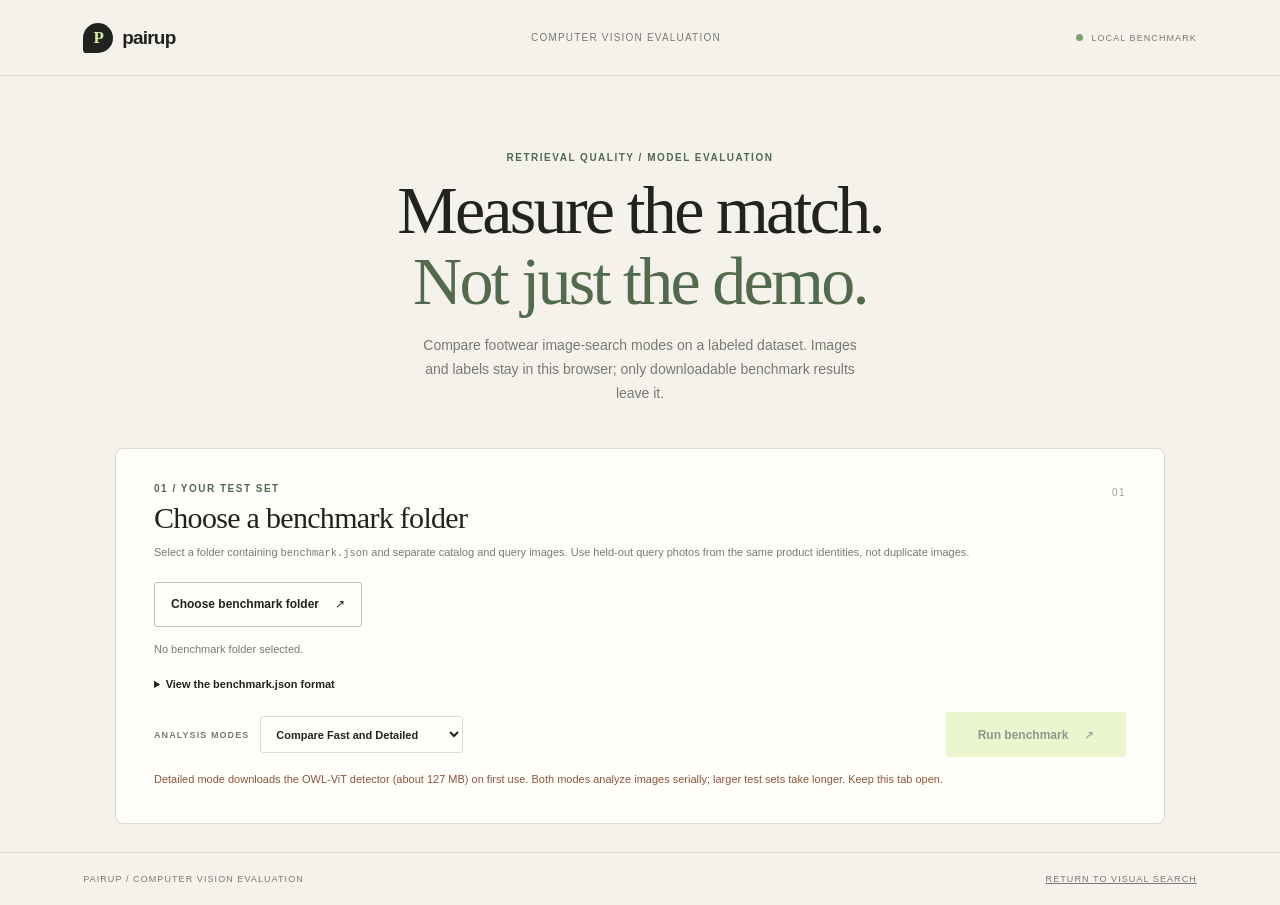
<file: benchmark.html>
<!doctype html>
<html lang="en">
  <head>
    <meta charset="utf-8">
    <meta name="viewport" content="width=device-width, initial-scale=1">
    <meta name="theme-color" content="#f5f2eb">
    <title>PairUp — Retrieval Benchmark</title>
    <link rel="stylesheet" href="styles.css">
    <link rel="stylesheet" href="benchmark.css">
    <script type="module" src="benchmark.js?multi-reference=1"></script>
  </head>
  <body>
    <header class="site-header">
      <a class="wordmark" href="/" aria-label="PairUp home"><span class="wordmark-icon">P</span> pairup</a>
      <span class="header-note">Computer vision evaluation</span>
      <span class="status-pill"><span></span> LOCAL BENCHMARK</span>
    </header>

    <main>
      <section class="intro benchmark-intro">
        <p class="eyebrow">RETRIEVAL QUALITY / MODEL EVALUATION</p>
        <h1>Measure the match.<br><span>Not just the demo.</span></h1>
        <p class="intro-copy">Compare footwear image-search modes on a labeled dataset. Images and labels stay in this browser; only downloadable benchmark results leave it.</p>
      </section>

      <section class="benchmark-panel" aria-labelledby="benchmark-title">
        <div class="section-heading">
          <div>
            <p class="eyebrow">01 / YOUR TEST SET</p>
            <h2 id="benchmark-title">Choose a benchmark folder</h2>
          </div>
          <span class="step-number">01</span>
        </div>
        <p class="section-copy">Select a folder containing <code>benchmark.json</code> and separate catalog and query images. Use held-out query photos from the same product identities, not duplicate images.</p>
        <label class="benchmark-folder button button-outline" for="benchmark-folder">Choose benchmark folder <span aria-hidden="true">↗</span></label>
        <input id="benchmark-folder" type="file" webkitdirectory multiple hidden>
        <p id="benchmark-dataset" class="benchmark-dataset" role="status" aria-live="polite">No benchmark folder selected.</p>
        <details class="manifest-help">
          <summary>View the benchmark.json format</summary>
          <pre><code>{
  "version": 1,
  "catalog": [
    { "id": "shoe-001", "image": "catalog/shoe-001-front.jpg", "additional_images": ["catalog/shoe-001-side.jpg"], "category": "shoes" },
    { "id": "shoe-002", "image": "catalog/shoe-002-side.jpg", "category": "shoes" }
  ],
  "queries": [
    { "id": "query-001", "image": "queries/shoe-001-outdoor.jpg", "relevant_product_ids": ["shoe-001"], "category": "shoes" }
  ]
}</code></pre>
          <p class="section-copy">Each product ID has one required catalog image and may include additional reference views in <code>additional_images</code>. A product's score is its best similarity across its reference views. Keep every reference photo separate from held-out queries. Add one or more relevant IDs for every query; queries can have multiple correct products. Category is optional and can be <code>shoes</code>, <code>sandals</code>, or <code>all</code>.</p>
        </details>

        <div class="benchmark-controls">
          <label class="filter-label" for="benchmark-mode">ANALYSIS MODES
            <select id="benchmark-mode">
              <option value="both">Compare Fast and Detailed</option>
              <option value="fast">Fast only</option>
              <option value="detailed">Detailed only (slow)</option>
            </select>
          </label>
          <button class="button button-accent" id="benchmark-run" type="button" disabled>Run benchmark <span aria-hidden="true">↗</span></button>
        </div>
        <p class="benchmark-warning">Detailed mode downloads the OWL-ViT detector (about 127 MB) on first use. Both modes analyze images serially; larger test sets take longer. Keep this tab open.</p>
        <p id="benchmark-status" class="benchmark-status" role="status" aria-live="polite"></p>
      </section>

      <section id="benchmark-results" class="benchmark-results" aria-labelledby="benchmark-results-title" hidden>
        <div class="section-heading">
          <div>
            <p class="eyebrow">02 / MEASURED RESULTS</p>
            <h2 id="benchmark-results-title">Benchmark report</h2>
          </div>
          <button class="button button-outline" id="benchmark-download" type="button">Download JSON report</button>
        </div>
        <p id="benchmark-summary" class="section-copy"></p>
        <div class="benchmark-table-wrap">
          <table>
            <thead>
              <tr>
                <th scope="col">Mode</th>
                <th scope="col">Recall@1</th>
                <th scope="col">Recall@5</th>
                <th scope="col">Recall@10</th>
                <th scope="col">mAP@10</th>
                <th scope="col">Median query (ms)</th>
                <th scope="col">p95 query (ms)</th>
                <th scope="col">Median catalog image (ms)</th>
                <th scope="col">Total mode time (ms)</th>
              </tr>
            </thead>
            <tbody id="benchmark-table-body"></tbody>
          </table>
        </div>
        <p class="section-copy benchmark-caveat">Query latency includes image embedding and in-browser ranking after model initialization. The first catalog image includes model initialization/download; per-image percentiles and total mode time include that cost. Results describe this dataset and device only—not general model performance.</p>
        <div id="benchmark-query-results" class="benchmark-query-results"></div>
      </section>
    </main>

    <footer>
      <span>PAIRUP / COMPUTER VISION EVALUATION</span>
      <a href="/">Return to visual search</a>
    </footer>
  </body>
</html>
</file>
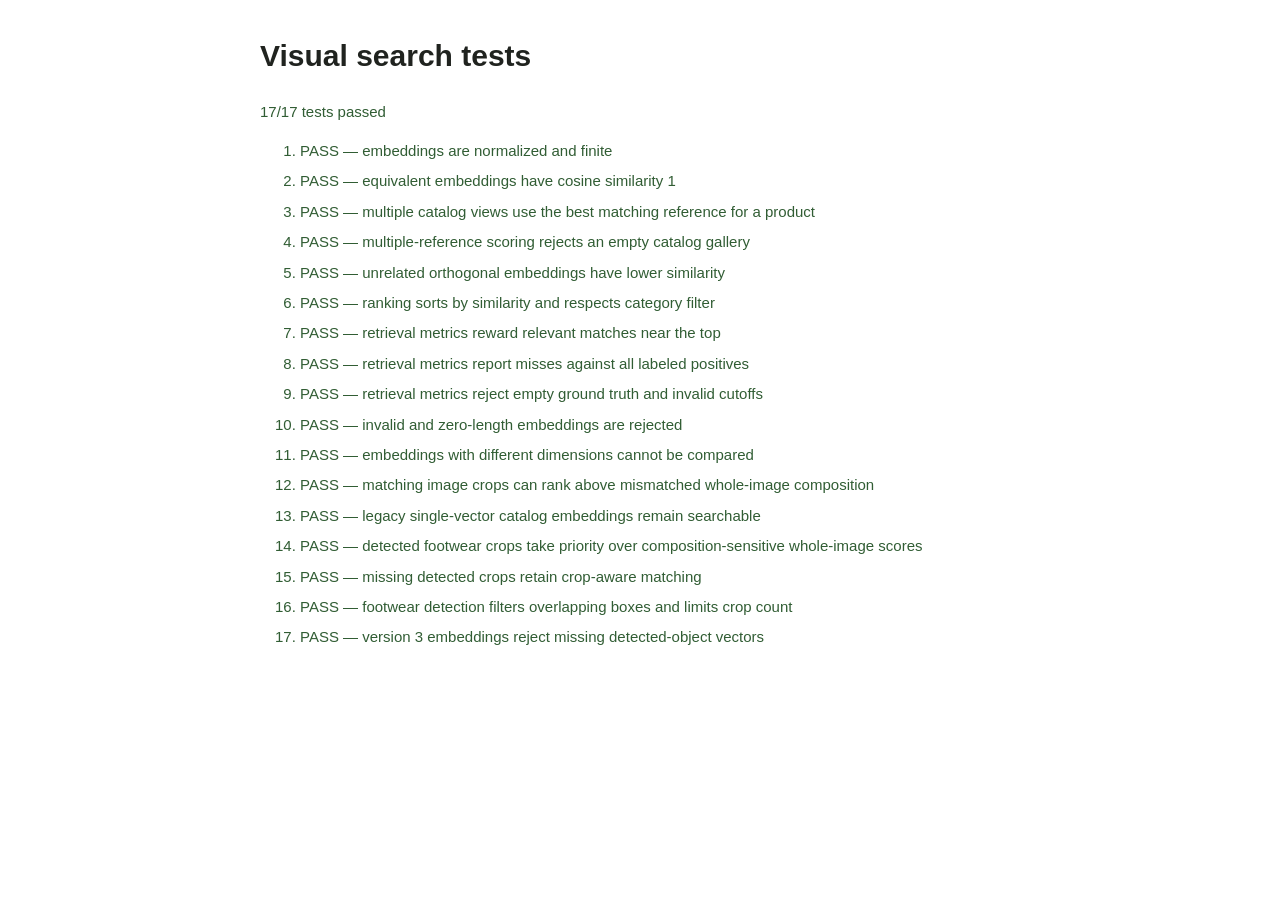
<file: visual-search.test.html>
<!doctype html>
<html lang="en">
  <head>
    <meta charset="utf-8">
    <meta name="viewport" content="width=device-width, initial-scale=1">
    <title>Visual search unit tests</title>
    <style>
      body { margin: 2rem auto; max-width: 760px; padding: 0 1rem; color: #20231f; font: 15px/1.6 "Segoe UI", sans-serif; }
      .pass { color: #315d34; } .fail { color: #9a3025; }
      li { margin: .4rem 0; }
    </style>
    <script type="module">
      import { bestReferenceSimilarity, normalizeEmbedding, rankProducts, retrievalMetrics, similarity } from "./visual-search.js?object-aware=1&multi-reference=1";
      import { selectFootwearDetections } from "./image-embeddings.js?object-aware=1&multi-reference=1";

      const results = document.querySelector("#results");
      const tests = [];
      function test(name, run) {
        try {
          run();
          tests.push({ name, passed: true });
        } catch (error) {
          tests.push({ name, passed: false, error: error.message });
          console.error(error);
        }
      }
      function assert(condition, message) {
        if (!condition) throw new Error(message);
      }
      const first = normalizeEmbedding([3, 4, 0]);
      const same = normalizeEmbedding([6, 8, 0]);
      const orthogonal = normalizeEmbedding([0, 0, 1]);
      const globalFeature = normalizeEmbedding([1, 0, 0]);
      const cropFeature = normalizeEmbedding([0, 1, 0]);
      const composedQuery = { version: 3, vectors: [globalFeature, cropFeature], objectVectors: [cropFeature] };
      const sameItemDifferentComposition = { version: 2, vectors: [orthogonal, cropFeature] };
      const differentItem = { version: 2, vectors: [globalFeature, orthogonal] };

      test("embeddings are normalized and finite", () => {
        assert(Math.abs(Math.hypot(...first) - 1) < 0.0001, "Embedding should have unit length.");
      });
      test("equivalent embeddings have cosine similarity 1", () => {
        assert(Math.abs(similarity(first, same) - 1) < 0.0001, "Equivalent vectors should match exactly.");
      });
      test("multiple catalog views use the best matching reference for a product", () => {
        assert(
          Math.abs(bestReferenceSimilarity(first, [orthogonal, same]) - 1) < 0.0001,
          "The strongest catalog-view match should determine the product score.",
        );
      });
      test("multiple-reference scoring rejects an empty catalog gallery", () => {
        let rejected = false;
        try {
          bestReferenceSimilarity(first, []);
        } catch (error) {
          rejected = error instanceof TypeError;
        }
        assert(rejected, "Products without any catalog reference must be rejected.");
      });
      test("unrelated orthogonal embeddings have lower similarity", () => {
        assert(similarity(first, orthogonal) < similarity(first, same), "Orthogonal embeddings should rank lower.");
      });
      test("ranking sorts by similarity and respects category filter", () => {
        const ranked = rankProducts(first, [
          { name: "Different sandal", category: "sandals", embedding: orthogonal },
          { name: "Similar shoe", category: "shoes", embedding: same },
        ], "shoes");
        assert(ranked.length === 1 && ranked[0].name === "Similar shoe", "Expected only the best shoes result.");
      });
      test("retrieval metrics reward relevant matches near the top", () => {
        const metrics = retrievalMetrics(["shoe-a", "other", "shoe-b"], ["shoe-a", "shoe-b"], 3);
        assert(Math.abs(metrics.recallAtK - 1) < 0.0001, "Recall@K should count both relevant products.");
        assert(Math.abs(metrics.averagePrecisionAtK - (5 / 6)) < 0.0001, "AP@K should reward the earlier relevant result.");
      });
      test("retrieval metrics report misses against all labeled positives", () => {
        const metrics = retrievalMetrics(["other", "shoe-a", "other-2"], ["shoe-a", "shoe-b"], 3);
        assert(Math.abs(metrics.recallAtK - 0.5) < 0.0001, "Recall@K should include relevant products missing from the result.");
        assert(Math.abs(metrics.averagePrecisionAtK - 0.25) < 0.0001, "AP@K should use the labeled positive count as its denominator.");
      });
      test("retrieval metrics reject empty ground truth and invalid cutoffs", () => {
        let emptyRejected = false;
        let cutoffRejected = false;
        try {
          retrievalMetrics(["shoe-a"], [], 1);
        } catch (error) {
          emptyRejected = error instanceof TypeError;
        }
        try {
          retrievalMetrics(["shoe-a"], ["shoe-a"], 0);
        } catch (error) {
          cutoffRejected = error instanceof RangeError;
        }
        assert(emptyRejected && cutoffRejected, "Invalid benchmark labels and cutoffs should be rejected.");
      });
      test("invalid and zero-length embeddings are rejected", () => {
        let rejected = false;
        try {
          normalizeEmbedding([0, 0]);
        } catch (error) {
          rejected = error instanceof TypeError;
        }
        assert(rejected, "Zero-length embeddings should throw TypeError.");
      });
      test("embeddings with different dimensions cannot be compared", () => {
        let rejected = false;
        try {
          similarity(first, new Float32Array([1, 0]));
        } catch (error) {
          rejected = error instanceof TypeError;
        }
        assert(rejected, "Mismatched dimensions should throw TypeError.");
      });
      test("matching image crops can rank above mismatched whole-image composition", () => {
        const ranked = rankProducts(composedQuery, [
          { name: "Different shoe", category: "shoes", embedding: differentItem },
          { name: "Same shoe, different composition", category: "shoes", embedding: sameItemDifferentComposition },
        ]);
        assert(ranked[0].name === "Same shoe, different composition", "Matching crops should outweigh a composition change.");
      });
      test("legacy single-vector catalog embeddings remain searchable", () => {
        const ranked = rankProducts(first, [
          { name: "Legacy match", category: "shoes", embedding: same },
        ]);
        assert(ranked[0].name === "Legacy match" && Math.abs(ranked[0].score - 1) < 0.0001, "Legacy vectors should remain searchable.");
      });
      test("detected footwear crops take priority over composition-sensitive whole-image scores", () => {
        const objectMatch = { version: 3, vectors: [orthogonal], objectVectors: [cropFeature] };
        const objectMismatch = { version: 3, vectors: [globalFeature], objectVectors: [orthogonal] };
        const ranked = rankProducts(composedQuery, [
          { name: "Different footwear", category: "sandals", embedding: objectMismatch },
          { name: "Same footwear, different composition", category: "sandals", embedding: objectMatch },
        ]);
        assert(ranked[0].name === "Same footwear, different composition", "Matching detected-object crops should rank first.");
        assert(Math.abs(ranked[0].score - 1) < 0.0001, "The detected-object score should use the crop-to-crop cosine.");
      });
      test("missing detected crops retain crop-aware matching", () => {
        const noDetection = { version: 3, vectors: [orthogonal, cropFeature], objectVectors: [] };
        assert(similarity(composedQuery, noDetection) > similarity(composedQuery, differentItem), "Images without detections should use the existing crop score.");
      });
      test("footwear detection filters overlapping boxes and limits crop count", () => {
        const selected = selectFootwearDetections([
          { score: 0.4, box: { xmin: 0, ymin: 0, xmax: 100, ymax: 100 } },
          { score: 0.3, box: { xmin: 2, ymin: 2, xmax: 98, ymax: 98 } },
          { score: 0.2, box: { xmin: 120, ymin: 10, xmax: 180, ymax: 80 } },
          { score: 0.05, box: { xmin: 200, ymin: 0, xmax: 240, ymax: 50 } },
        ]);
        assert(selected.length === 2, "Expected two non-overlapping detections above the threshold.");
        assert(selected[0].score === 0.4 && selected[1].score === 0.2, "Expected detections ranked by score with duplicate boxes removed.");
      });
      test("version 3 embeddings reject missing detected-object vectors", () => {
        let rejected = false;
        try {
          similarity({ version: 3, vectors: [first] }, { version: 3, vectors: [same], objectVectors: [] });
        } catch (error) {
          rejected = error instanceof TypeError;
        }
        assert(rejected, "Malformed object-aware embeddings should not silently use generic crops.");
      });

      results.replaceChildren(...tests.map((result) => {
        const item = document.createElement("li");
        item.className = result.passed ? "pass" : "fail";
        item.textContent = `${result.passed ? "PASS" : "FAIL"} — ${result.name}${result.error ? `: ${result.error}` : ""}`;
        return item;
      }));
      const summary = document.querySelector("#summary");
      const failures = tests.filter((result) => !result.passed).length;
      summary.textContent = `${tests.length - failures}/${tests.length} tests passed`;
      summary.className = failures ? "fail" : "pass";
      document.title = failures ? "FAIL — Visual search tests" : "PASS — Visual search tests";
    </script>
  </head>
  <body>
    <h1>Visual search tests</h1>
    <p id="summary">Running…</p>
    <ol id="results"></ol>
  </body>
</html>
</file>
<file: styles.css>
:root {
  color-scheme: light;
  --ink: #20231f;
  --muted: #777a72;
  --paper: #f5f2eb;
  --white: #fffefa;
  --line: #dedbd2;
  --green: #526a4d;
  --lime: #d7ed9f;
  font-family: "Segoe UI", sans-serif;
  font-synthesis: none;
  text-rendering: optimizeLegibility;
}

* { box-sizing: border-box; }
[hidden] { display: none !important; }

body {
  margin: 0;
  color: var(--ink);
  background: var(--paper);
}

button, select { font: inherit; }
button, label.button, select { -webkit-tap-highlight-color: transparent; }

.site-header {
  height: 76px;
  padding: 0 max(6.5vw, 24px);
  display: flex;
  align-items: center;
  justify-content: space-between;
  border-bottom: 1px solid rgba(32, 35, 31, .12);
}

.wordmark {
  color: var(--ink);
  display: inline-flex;
  align-items: center;
  gap: 9px;
  text-decoration: none;
  font-size: 19px;
  font-weight: 700;
  letter-spacing: -.8px;
}

.wordmark-icon {
  width: 30px;
  height: 30px;
  display: grid;
  place-items: center;
  background: var(--ink);
  color: var(--lime);
  border-radius: 50% 50% 50% 12%;
  font-family: Georgia, serif;
  font-size: 17px;
}

.header-note, .status-pill, footer {
  color: var(--muted);
  font-size: 10px;
  letter-spacing: .12em;
  text-transform: uppercase;
}

.status-pill {
  display: flex;
  align-items: center;
  gap: 8px;
  font-size: 9px;
}

.status-pill span {
  width: 7px;
  height: 7px;
  border-radius: 50%;
  background: #7aa36c;
}

main {
  width: min(1050px, calc(100% - 48px));
  margin: 0 auto;
}

.intro {
  max-width: 650px;
  margin: 76px auto 58px;
  text-align: center;
}

.eyebrow {
  margin: 0 0 12px;
  color: var(--green);
  font-size: 10px;
  font-weight: 700;
  letter-spacing: .15em;
}

h1, h2, p { margin-top: 0; }

h1 {
  margin-bottom: 18px;
  font-family: "Playfair Display", Georgia, serif;
  font-size: clamp(42px, 7vw, 68px);
  font-weight: 500;
  letter-spacing: -2.7px;
  line-height: 1.04;
}

h1 span { color: var(--green); }

.intro-copy {
  max-width: 440px;
  margin: 0 auto;
  color: var(--muted);
  font-size: 14px;
  line-height: 1.7;
}

.search-panel, .catalog-section, .account-panel {
  padding: 34px 38px;
  background: var(--white);
  border: 1px solid var(--line);
  border-radius: 8px;
}

.account-panel { margin-bottom: 24px; }
.account-copy { max-width: 720px; margin-bottom: 18px; }
.account-form { display: grid; grid-template-columns: repeat(2, minmax(0, 1fr)); gap: 14px; }
.account-form label { display: grid; gap: 6px; color: var(--muted); font-size: 10px; }
.account-form input { min-height: 42px; padding: 0 11px; border: 1px solid var(--line); border-radius: 3px; background: var(--white); font: inherit; }
.account-actions, .signed-in { grid-column: 1 / -1; display: flex; align-items: center; gap: 18px; }
.account-actions .button { min-width: 130px; }
.account-notice { grid-column: 1 / -1; margin: 0; color: #9a4f3d; font-size: 11px; }
.signed-in { margin-top: 15px; }
.signed-in #account-email-label { margin: 0 auto 0 0; font-size: 12px; font-weight: 600; }
.analysis-hint { flex-basis: 100%; margin: 0; }
.analysis-mode { white-space: nowrap; }

.section-heading {
  display: flex;
  align-items: flex-start;
  justify-content: space-between;
  gap: 20px;
}

.section-heading .eyebrow { margin-bottom: 7px; }

h2 {
  margin-bottom: 0;
  font-family: "Playfair Display", Georgia, serif;
  font-size: clamp(23px, 3vw, 30px);
  font-weight: 500;
  letter-spacing: -.7px;
}

.step-number, .result-count {
  color: #a4a69e;
  font-size: 10px;
  letter-spacing: .14em;
}

.step-number { padding-top: 4px; }

.query-layout {
  display: grid;
  grid-template-columns: minmax(0, 1.35fr) minmax(220px, .75fr);
  gap: 25px;
  margin-top: 26px;
}

.query-preview {
  position: relative;
  min-height: 238px;
  display: grid;
  place-items: center;
  overflow: hidden;
  background: #f1efe8;
  border: 1px dashed #cbc9bf;
  border-radius: 5px;
}

.preview-placeholder {
  display: grid;
  justify-items: center;
  gap: 8px;
  color: var(--muted);
  font-size: 11px;
}

.preview-placeholder strong { color: var(--ink); font-size: 13px; }
.upload-mark { color: var(--green); font-size: 29px; }

#query-image, #camera-video {
  width: 100%;
  height: 100%;
  max-height: 360px;
  object-fit: contain;
}

.query-actions {
  display: flex;
  align-items: stretch;
  flex-direction: column;
  justify-content: center;
  gap: 11px;
}

.button {
  min-height: 45px;
  padding: 0 16px;
  display: inline-flex;
  align-items: center;
  justify-content: space-between;
  gap: 16px;
  border: 1px solid transparent;
  border-radius: 3px;
  cursor: pointer;
  font-size: 12px;
  font-weight: 600;
  text-decoration: none;
  transition: background .16s ease, transform .16s ease;
}

.button:hover:not(:disabled) { transform: translateY(-1px); }
.button:focus-visible, button:focus-visible, select:focus-visible, label.button:focus-within { outline: 3px solid #95ae75; outline-offset: 3px; }
.button-dark { background: var(--ink); color: white; }
.button-dark:hover:not(:disabled) { background: #3a4337; }
.button-light { background: #f2f0e9; color: var(--ink); }
.button-outline { border-color: #bdbfb5; background: transparent; color: var(--ink); }
.button-accent { background: var(--lime); color: var(--ink); }
.button:disabled { cursor: not-allowed; opacity: .48; }

.fine-print {
  margin: 4px 0 0;
  color: var(--muted);
  font-size: 10px;
  line-height: 1.5;
}

.model-status {
  min-height: 30px;
  margin: 0;
  color: var(--green);
  font-size: 10px;
  line-height: 1.5;
}

.text-button {
  padding: 4px 0;
  border: 0;
  background: transparent;
  color: var(--green);
  cursor: pointer;
  font-size: 11px;
  text-align: left;
  text-decoration: underline;
  text-underline-offset: 3px;
}

.search-footer {
  margin-top: 24px;
  padding-top: 18px;
  display: flex;
  align-items: center;
  justify-content: space-between;
  gap: 18px;
  border-top: 1px solid #eeece5;
}

.filter-label {
  display: flex;
  align-items: center;
  gap: 11px;
  color: var(--muted);
  font-size: 9px;
  font-weight: 700;
  letter-spacing: .12em;
}

select {
  min-height: 37px;
  padding: 0 28px 0 11px;
  border: 1px solid var(--line);
  border-radius: 3px;
  background: var(--white);
  color: var(--ink);
  font-size: 11px;
  letter-spacing: 0;
}

.notice {
  margin: 13px 0 0;
  color: #9a4f3d;
  font-size: 11px;
}

.notice:empty { display: none; }

.results-section { padding: 58px 0 51px; }
.results-heading { align-items: flex-end; margin-bottom: 20px; }
.result-count { padding-bottom: 5px; }

.results-grid, .catalog-grid {
  display: grid;
  grid-template-columns: repeat(4, minmax(0, 1fr));
  gap: 15px;
}

.empty-state {
  min-height: 160px;
  grid-column: 1 / -1;
  display: grid;
  justify-items: center;
  align-content: center;
  gap: 9px;
  border: 1px dashed #cbc9bf;
  border-radius: 5px;
  color: var(--muted);
  text-align: center;
}

.empty-state strong { color: var(--ink); font-family: Georgia, serif; font-size: 18px; font-weight: 500; }
.empty-state span:last-child { max-width: 360px; padding: 0 14px; font-size: 11px; line-height: 1.6; }
.empty-symbol { color: var(--green); font-size: 21px; }

.product-card {
  min-width: 0;
  position: relative;
  overflow: hidden;
  border: 1px solid var(--line);
  border-radius: 4px;
  background: var(--white);
}

.product-image-wrap {
  position: relative;
  height: 178px;
  display: grid;
  place-items: center;
  background: #f1efe8;
}

.product-image-wrap img {
  width: 100%;
  height: 100%;
  object-fit: contain;
}

.match-badge {
  position: absolute;
  top: 9px;
  left: 9px;
  padding: 5px 7px;
  border-radius: 2px;
  background: var(--lime);
  color: var(--ink);
  font-size: 9px;
  font-weight: 700;
}

.product-info { padding: 11px 12px 12px; }
.product-name { margin: 0 0 5px; overflow: hidden; font-size: 12px; font-weight: 600; text-overflow: ellipsis; white-space: nowrap; }
.product-category { margin: 0; color: var(--muted); font-size: 10px; text-transform: capitalize; }
.remove-product { position: absolute; top: 8px; right: 8px; width: 26px; height: 26px; border: 0; border-radius: 50%; background: rgba(32, 35, 31, .75); color: white; cursor: pointer; font-size: 16px; }

.catalog-section { margin-bottom: 58px; }
.section-copy { margin: 9px 0 0; color: var(--muted); font-size: 11px; line-height: 1.6; }
.import-hint { margin: -4px 0 16px; }
.catalog-toolbar { margin: 23px 0 17px; display: flex; align-items: center; gap: 16px; }
.catalog-count { margin-left: auto; color: var(--muted); font-size: 10px; }
.clear-catalog { margin-left: 0; }
.catalog-empty { grid-column: 1 / -1; margin: 0; padding: 27px 12px; border: 1px dashed #cbc9bf; color: var(--muted); font-size: 11px; text-align: center; }
.catalog-grid .product-image-wrap { height: 145px; }
.pagination { margin-top: 20px; display: flex; align-items: center; justify-content: center; gap: 16px; }
.pagination span { color: var(--muted); font-size: 11px; }

footer {
  padding: 21px max(6.5vw, 24px);
  display: flex;
  justify-content: space-between;
  gap: 20px;
  border-top: 1px solid rgba(32, 35, 31, .12);
  font-size: 9px;
}

footer a { color: inherit; }

@media (max-width: 700px) {
  .site-header { height: 64px; }
  .header-note { display: none; }
  .intro { margin: 53px auto 41px; }
  .search-panel, .catalog-section, .account-panel { padding: 25px 20px; }
  .account-form { grid-template-columns: 1fr; }
  .account-actions { align-items: flex-start; flex-direction: column; }
  .query-layout { grid-template-columns: 1fr; }
  .query-preview { min-height: 205px; }
  .query-actions { display: grid; grid-template-columns: 1fr 1fr; }
  .fine-print { grid-column: 1 / -1; }
  .results-grid, .catalog-grid { grid-template-columns: repeat(2, minmax(0, 1fr)); gap: 11px; }
  .product-image-wrap { height: 145px; }
  .catalog-toolbar { flex-wrap: wrap; gap: 11px; }
  .catalog-count { margin-left: auto; }
  footer { flex-direction: column; }
}

@media (max-width: 420px) {
  main { width: min(100% - 30px, 1050px); }
  .search-footer { align-items: stretch; flex-direction: column; }
  .search-footer .button { justify-content: center; }
  .filter-label { justify-content: space-between; }
  .query-actions { grid-template-columns: 1fr; }
}
</file>
<file: benchmark.css>
.benchmark-intro { margin-bottom: 42px; }
.benchmark-panel, .benchmark-results {
  margin-bottom: 28px;
  padding: 34px 38px;
  background: var(--white);
  border: 1px solid var(--line);
  border-radius: 8px;
}
.benchmark-panel h2, .benchmark-results h2 { margin-top: 0; }
.benchmark-panel code, .benchmark-results code { font-size: .95em; }
.benchmark-folder { margin-top: 20px; }
.benchmark-dataset, .benchmark-status, .benchmark-warning {
  margin: 14px 0 0;
  color: var(--muted);
  font-size: 11px;
  line-height: 1.6;
}
.benchmark-status:empty { display: none; }
.benchmark-status { color: var(--green); }
.benchmark-warning { color: #8c563c; }
.manifest-help { margin-top: 20px; color: var(--muted); font-size: 11px; }
.manifest-help summary { color: var(--ink); cursor: pointer; font-weight: 600; }
.manifest-help pre { overflow-x: auto; margin: 14px 0; padding: 16px; background: #f3f1ea; color: var(--ink); line-height: 1.6; }
.benchmark-controls { margin-top: 22px; display: flex; align-items: center; justify-content: space-between; gap: 18px; }
.benchmark-controls .button { min-width: 180px; justify-content: center; }
.benchmark-results .section-heading { align-items: center; }
.benchmark-table-wrap { margin-top: 22px; overflow-x: auto; }
.benchmark-table-wrap table { width: 100%; border-collapse: collapse; font-size: 11px; text-align: left; }
.benchmark-table-wrap th, .benchmark-table-wrap td { padding: 11px 12px; border-bottom: 1px solid var(--line); white-space: nowrap; }
.benchmark-table-wrap th { color: var(--muted); font-size: 9px; letter-spacing: .08em; text-transform: uppercase; }
.benchmark-query-results { margin-top: 27px; }
.benchmark-query-results h3 { font-family: Georgia, serif; font-size: 19px; }
.benchmark-query-results details { padding: 11px 0; border-top: 1px solid var(--line); font-size: 11px; }
.benchmark-query-results summary { cursor: pointer; font-weight: 600; }
.benchmark-query-results p { color: var(--muted); line-height: 1.6; }
.benchmark-caveat { margin-top: 18px; }

@media (max-width: 700px) {
  .benchmark-panel, .benchmark-results { padding: 25px 20px; }
  .benchmark-controls { align-items: stretch; flex-direction: column; }
  .benchmark-controls .button { width: 100%; }
  .benchmark-results .section-heading { align-items: flex-start; flex-direction: column; }
}
</file>
